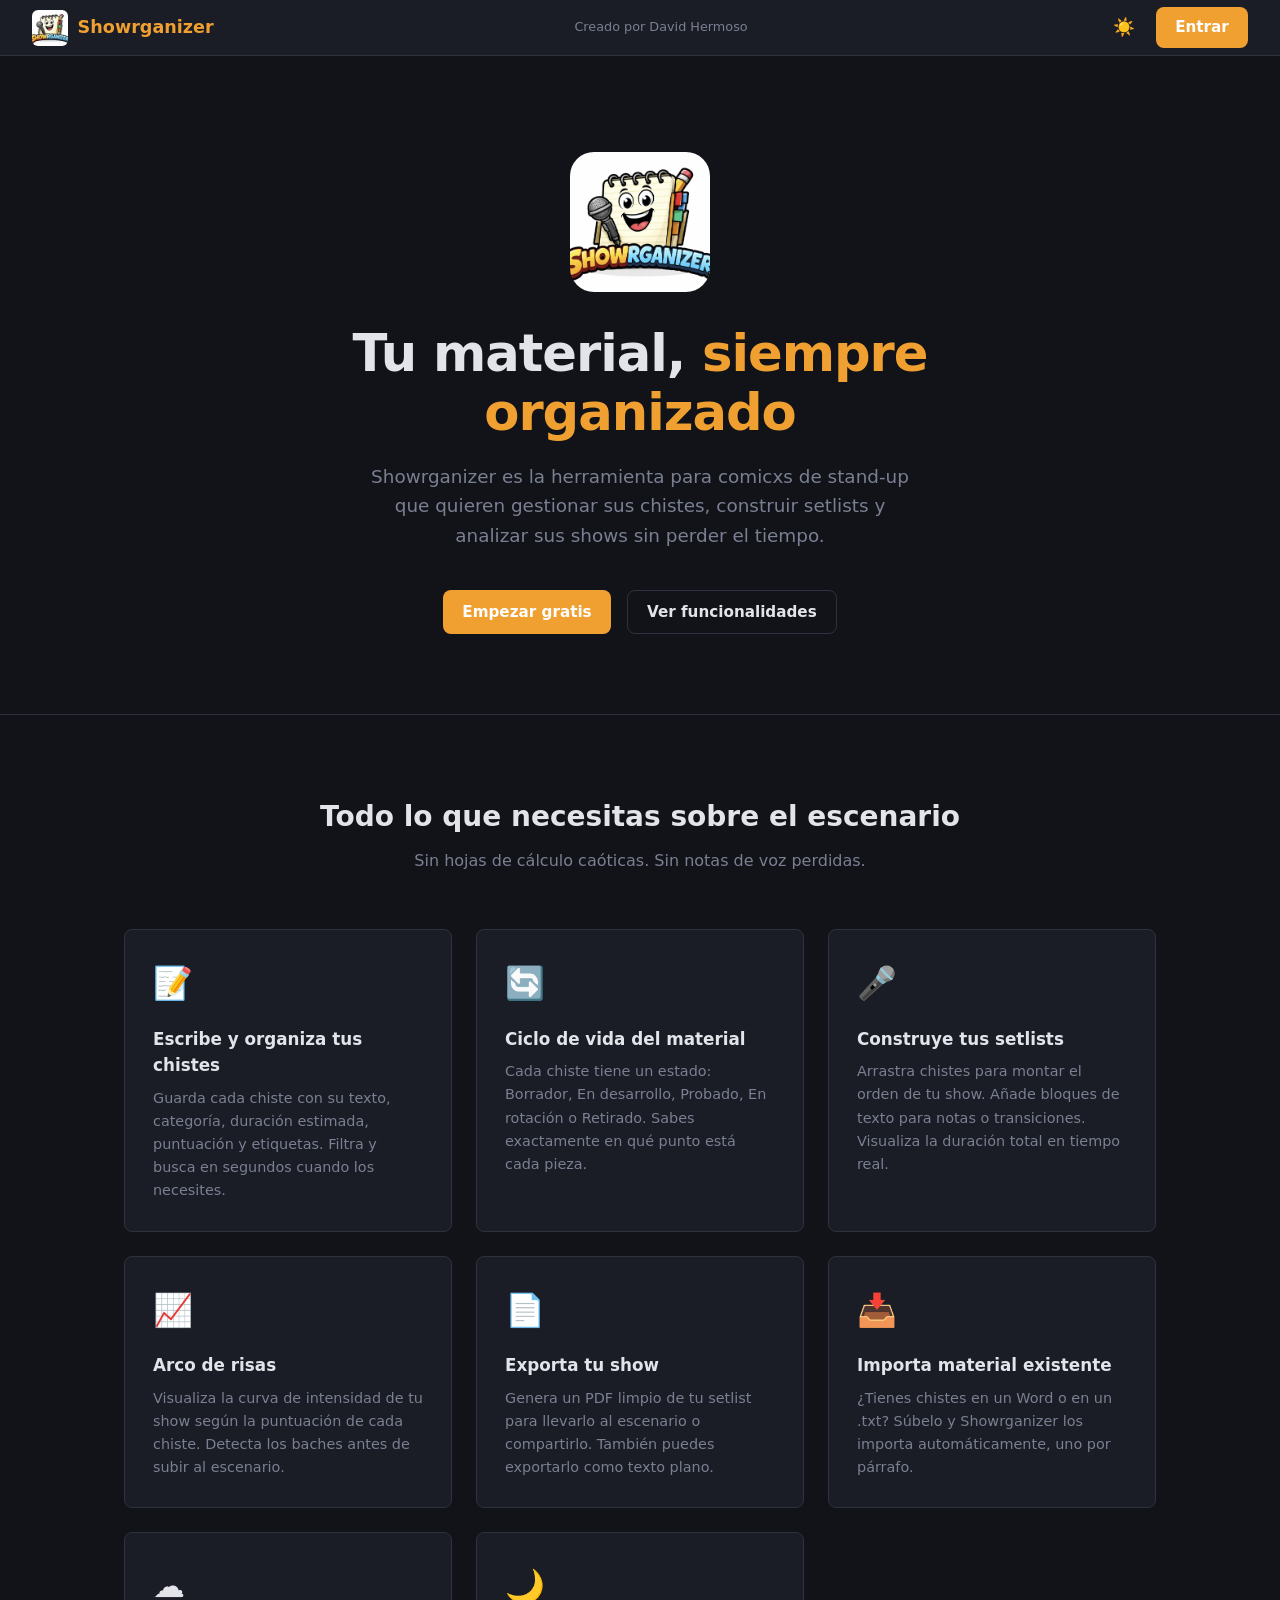
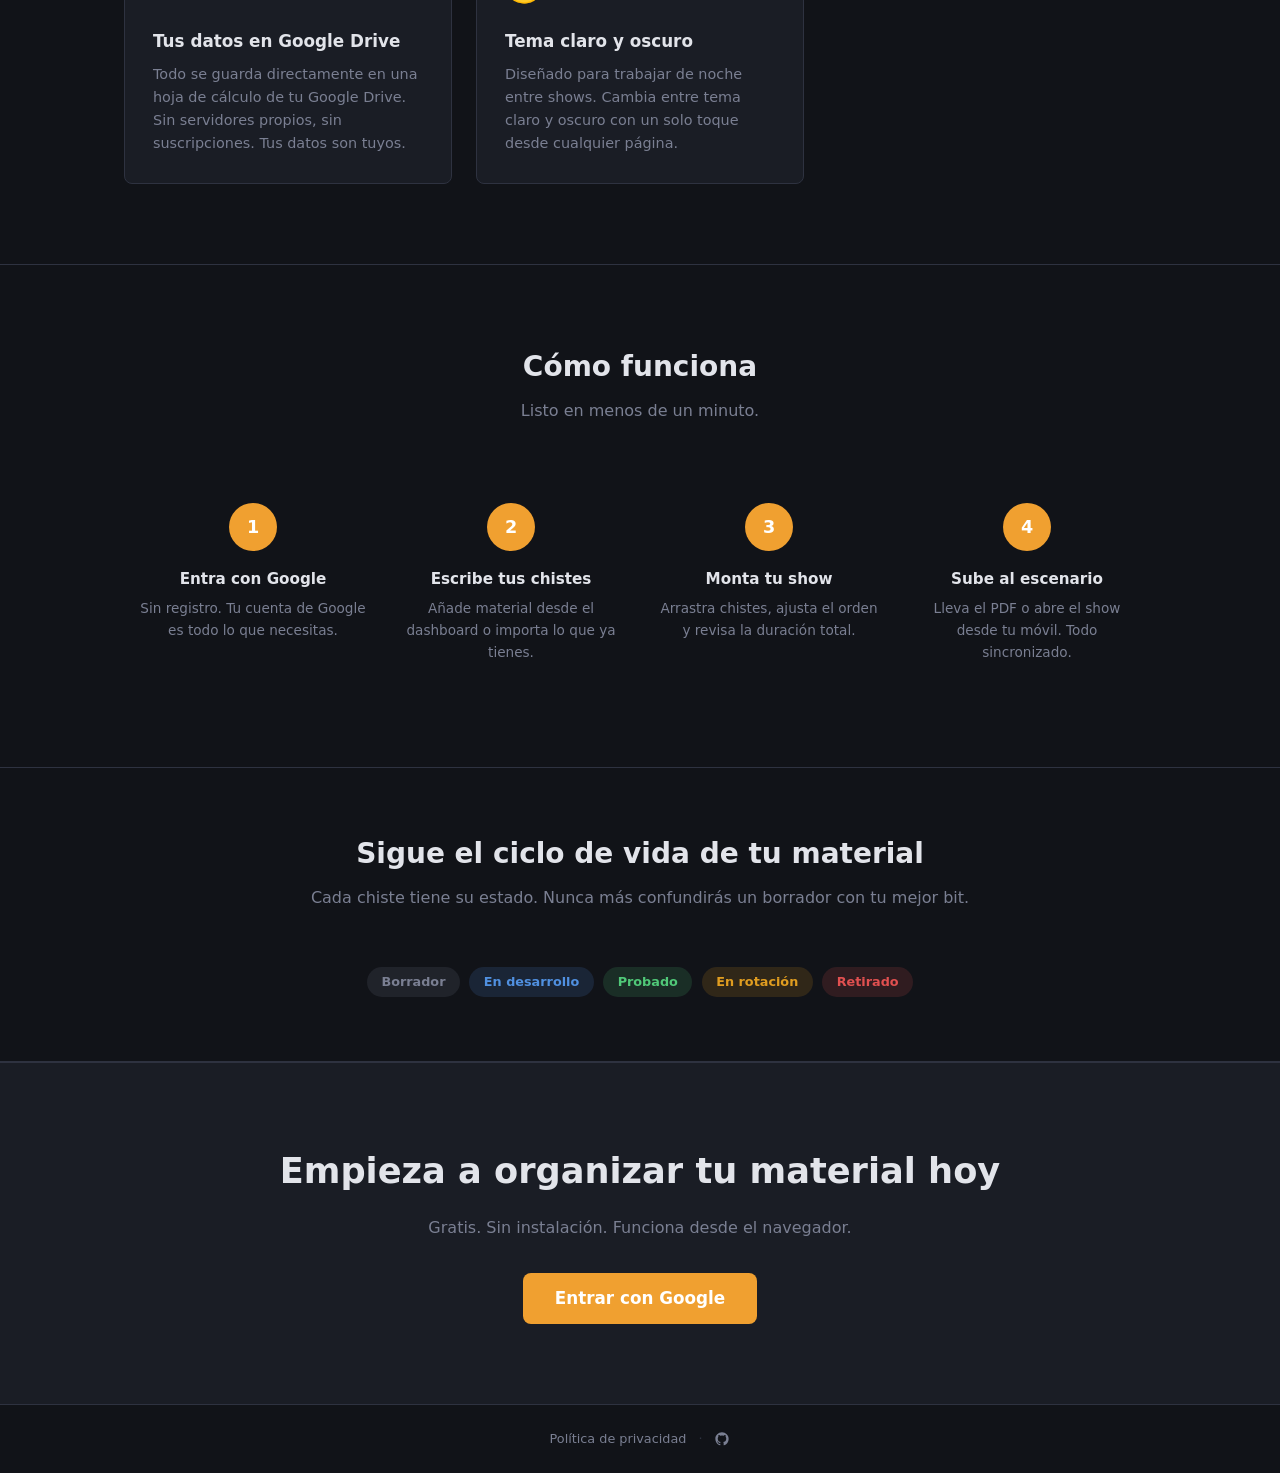
<file: index.html>
<!DOCTYPE html>
<html lang="es">
<head>
    <meta charset="UTF-8">
    <meta name="viewport" content="width=device-width, initial-scale=1.0">
    <title>Showrganizer · La herramienta para comicxs</title>
    <style>
        *, *::before, *::after { box-sizing: border-box; margin: 0; padding: 0; }

        :root {
            --bg:         #111318;
            --bg2:        #1a1d25;
            --bg3:        #222630;
            --border:     #2e3240;
            --text:       #e2e4ea;
            --text-muted: #7a7f92;
            --accent:     #f0a030;
            --radius:     8px;
            --font:       system-ui, -apple-system, 'Segoe UI', sans-serif;
        }

        html.light {
            --bg:         #f4f5f8;
            --bg2:        #ffffff;
            --bg3:        #eaecf2;
            --border:     #d0d4df;
            --text:       #1a1d26;
            --text-muted: #6b7280;
            --accent:     #c87010;
        }

        html { font-size: 16px; scroll-behavior: smooth; }
        body {
            font-family: var(--font);
            background: var(--bg);
            color: var(--text);
            line-height: 1.6;
        }

        a { color: var(--accent); text-decoration: none; }
        a:hover { text-decoration: underline; }

        /* ── Navbar ── */
        .nav {
            position: sticky;
            top: 0;
            z-index: 100;
            background: var(--bg2);
            border-bottom: 1px solid var(--border);
            display: flex;
            align-items: center;
            justify-content: space-between;
            padding: 0 2rem;
            height: 56px;
        }

        .nav-brand {
            display: flex;
            align-items: center;
            gap: 0.6rem;
            font-weight: 700;
            font-size: 1.1rem;
            color: var(--accent);
            text-decoration: none;
        }

        .nav-brand img {
            height: 36px;
            width: 36px;
            object-fit: cover;
            object-position: center 10%;
            border-radius: 6px;
        }

        .nav-by {
            font-size: 0.8rem;
            color: var(--text-muted);
            white-space: nowrap;
        }

        .nav-by a { color: var(--text-muted); }
        .nav-by a:hover { color: var(--accent); text-decoration: underline; }

        @media (max-width: 600px) {
            .nav-by { display: none; }
        }

        .nav-right {
            display: flex;
            align-items: center;
            gap: 1rem;
        }

        .btn-theme {
            background: none;
            border: none;
            font-size: 1.1rem;
            cursor: pointer;
            padding: 0.3rem;
            border-radius: 6px;
            line-height: 1;
            transition: background 0.15s;
        }
        .btn-theme:hover { background: var(--bg3); }

        .btn {
            display: inline-flex;
            align-items: center;
            gap: 0.4rem;
            padding: 0.55rem 1.2rem;
            border-radius: var(--radius);
            font-size: 0.95rem;
            font-weight: 600;
            cursor: pointer;
            transition: opacity 0.15s, box-shadow 0.15s;
            text-decoration: none;
            border: none;
        }
        .btn:hover { opacity: 0.88; text-decoration: none; }
        .btn-primary { background: var(--accent); color: #fff; }
        .btn-ghost {
            background: transparent;
            border: 1px solid var(--border);
            color: var(--text);
        }

        /* ── Hero ── */
        .hero {
            text-align: center;
            padding: 6rem 1.5rem 5rem;
            max-width: 760px;
            margin: 0 auto;
        }

        .hero-logo {
            width: 140px;
            height: 140px;
            object-fit: cover;
            object-position: center 10%;
            border-radius: 24px;
            margin: 0 auto 2rem;
            display: block;
        }

        .hero h1 {
            font-size: clamp(2rem, 5vw, 3.2rem);
            font-weight: 800;
            line-height: 1.15;
            margin-bottom: 1.25rem;
            letter-spacing: -0.02em;
        }

        .hero h1 span { color: var(--accent); }

        .hero p {
            font-size: 1.15rem;
            color: var(--text-muted);
            max-width: 560px;
            margin: 0 auto 2.5rem;
        }

        .hero-cta {
            display: flex;
            gap: 1rem;
            justify-content: center;
            flex-wrap: wrap;
        }

        /* ── Features ── */
        .section {
            max-width: 1080px;
            margin: 0 auto;
            padding: 5rem 1.5rem;
        }

        .section-title {
            text-align: center;
            font-size: 1.75rem;
            font-weight: 700;
            margin-bottom: 0.5rem;
        }

        .section-sub {
            text-align: center;
            color: var(--text-muted);
            margin-bottom: 3.5rem;
            font-size: 1rem;
        }

        .features-grid {
            display: grid;
            grid-template-columns: repeat(auto-fit, minmax(280px, 1fr));
            gap: 1.5rem;
        }

        .feature-card {
            background: var(--bg2);
            border: 1px solid var(--border);
            border-radius: var(--radius);
            padding: 1.75rem;
        }

        .feature-icon {
            font-size: 2rem;
            margin-bottom: 1rem;
            display: block;
        }

        .feature-card h3 {
            font-size: 1.05rem;
            font-weight: 700;
            margin-bottom: 0.5rem;
        }

        .feature-card p {
            font-size: 0.9rem;
            color: var(--text-muted);
            line-height: 1.6;
        }

        /* ── How it works ── */
        .steps {
            display: grid;
            grid-template-columns: repeat(auto-fit, minmax(200px, 1fr));
            gap: 0;
            position: relative;
        }

        .step {
            text-align: center;
            padding: 1.5rem 1rem;
            position: relative;
        }

        .step-number {
            display: inline-flex;
            align-items: center;
            justify-content: center;
            width: 48px;
            height: 48px;
            border-radius: 50%;
            background: var(--accent);
            color: #fff;
            font-weight: 800;
            font-size: 1.1rem;
            margin: 0 auto 1rem;
        }

        .step h3 {
            font-size: 0.95rem;
            font-weight: 700;
            margin-bottom: 0.4rem;
        }

        .step p {
            font-size: 0.85rem;
            color: var(--text-muted);
        }

        /* ── Status badges ── */
        .badges {
            display: flex;
            flex-wrap: wrap;
            gap: 0.6rem;
            justify-content: center;
            margin-top: 2rem;
        }

        .badge {
            padding: 0.3rem 0.9rem;
            border-radius: 100px;
            font-size: 0.8rem;
            font-weight: 600;
        }

        .badge-borrador   { background: rgba(122,127,146,0.15); color: #7a7f92; }
        .badge-desarrollo { background: rgba(80,144,224,0.15);  color: #5090e0; }
        .badge-probado    { background: rgba(80,200,120,0.15);  color: #50c878; }
        .badge-rotacion   { background: rgba(224,157,32,0.15);  color: #e09d20; }
        .badge-retirado   { background: rgba(224,80,80,0.15);   color: #e05050; }

        /* ── CTA final ── */
        .cta-section {
            background: var(--bg2);
            border-top: 1px solid var(--border);
            border-bottom: 1px solid var(--border);
            text-align: center;
            padding: 5rem 1.5rem;
        }

        .cta-section h2 {
            font-size: clamp(1.5rem, 4vw, 2.2rem);
            font-weight: 800;
            margin-bottom: 1rem;
        }

        .cta-section p {
            color: var(--text-muted);
            margin-bottom: 2rem;
            font-size: 1rem;
        }

        /* ── Footer ── */
        .footer {
            display: flex;
            align-items: center;
            justify-content: center;
            gap: 0.75rem;
            padding: 1.5rem;
            font-size: 0.8rem;
            color: var(--text-muted);
        }

        .footer-sep { color: var(--border); }

        .footer-github {
            display: flex;
            align-items: center;
            color: var(--text-muted);
        }
        .footer-github:hover { color: var(--text); }

        /* ── Divider ── */
        .divider {
            border: none;
            border-top: 1px solid var(--border);
        }

        /* ── Responsive ── */
        @media (max-width: 600px) {
            .nav { padding: 0 1rem; }
            .hero { padding: 4rem 1rem 3rem; }
            .hero-logo { width: 100px; height: 100px; border-radius: 18px; }
            .section { padding: 3.5rem 1rem; }
        }
    </style>
    <link rel="manifest" href="/manifest.json">
    <meta name="theme-color" content="#1a1d25">
    <link rel="apple-touch-icon" href="/assets/logo-192.png">
    <script>(function(){ var t = localStorage.getItem('theme'); if (t === 'light') document.documentElement.classList.add('light'); }());</script>
    <script>if ('serviceWorker' in navigator) navigator.serviceWorker.register('/sw.js');</script>
</head>
<body>

<nav class="nav">
    <a href="/" class="nav-brand">
        <img src="assets/logo.webp" alt="Showrganizer">
        Showrganizer
    </a>
    <span class="nav-by">Creado por <a href="https://www.instagram.com/jdavidhermoso" target="_blank" rel="noopener noreferrer">David Hermoso</a></span>
    <div class="nav-right">
        <button class="btn-theme" id="theme-btn" aria-label="Cambiar tema">☀️</button>
        <a href="/login.php" class="btn btn-primary">Entrar</a>
    </div>
</nav>

<!-- Hero -->
<section class="hero">
    <img src="assets/logo.webp" alt="Showrganizer" class="hero-logo">
    <h1>Tu material, <span>siempre organizado</span></h1>
    <p>Showrganizer es la herramienta para comicxs de stand-up que quieren gestionar sus chistes, construir setlists y analizar sus shows sin perder el tiempo.</p>
    <div class="hero-cta">
        <a href="/login.php" class="btn btn-primary">Empezar gratis</a>
        <a href="#features" class="btn btn-ghost">Ver funcionalidades</a>
    </div>
</section>

<hr class="divider">

<!-- Features -->
<section class="section" id="features">
    <h2 class="section-title">Todo lo que necesitas sobre el escenario</h2>
    <p class="section-sub">Sin hojas de cálculo caóticas. Sin notas de voz perdidas.</p>

    <div class="features-grid">
        <div class="feature-card">
            <span class="feature-icon">📝</span>
            <h3>Escribe y organiza tus chistes</h3>
            <p>Guarda cada chiste con su texto, categoría, duración estimada, puntuación y etiquetas. Filtra y busca en segundos cuando los necesites.</p>
        </div>
        <div class="feature-card">
            <span class="feature-icon">🔄</span>
            <h3>Ciclo de vida del material</h3>
            <p>Cada chiste tiene un estado: Borrador, En desarrollo, Probado, En rotación o Retirado. Sabes exactamente en qué punto está cada pieza.</p>
        </div>
        <div class="feature-card">
            <span class="feature-icon">🎤</span>
            <h3>Construye tus setlists</h3>
            <p>Arrastra chistes para montar el orden de tu show. Añade bloques de texto para notas o transiciones. Visualiza la duración total en tiempo real.</p>
        </div>
        <div class="feature-card">
            <span class="feature-icon">📈</span>
            <h3>Arco de risas</h3>
            <p>Visualiza la curva de intensidad de tu show según la puntuación de cada chiste. Detecta los baches antes de subir al escenario.</p>
        </div>
        <div class="feature-card">
            <span class="feature-icon">📄</span>
            <h3>Exporta tu show</h3>
            <p>Genera un PDF limpio de tu setlist para llevarlo al escenario o compartirlo. También puedes exportarlo como texto plano.</p>
        </div>
        <div class="feature-card">
            <span class="feature-icon">📥</span>
            <h3>Importa material existente</h3>
            <p>¿Tienes chistes en un Word o en un .txt? Súbelo y Showrganizer los importa automáticamente, uno por párrafo.</p>
        </div>
        <div class="feature-card">
            <span class="feature-icon">☁️</span>
            <h3>Tus datos en Google Drive</h3>
            <p>Todo se guarda directamente en una hoja de cálculo de tu Google Drive. Sin servidores propios, sin suscripciones. Tus datos son tuyos.</p>
        </div>
        <div class="feature-card">
            <span class="feature-icon">🌙</span>
            <h3>Tema claro y oscuro</h3>
            <p>Diseñado para trabajar de noche entre shows. Cambia entre tema claro y oscuro con un solo toque desde cualquier página.</p>
        </div>
    </div>
</section>

<hr class="divider">

<!-- How it works -->
<section class="section">
    <h2 class="section-title">Cómo funciona</h2>
    <p class="section-sub">Listo en menos de un minuto.</p>

    <div class="steps">
        <div class="step">
            <div class="step-number">1</div>
            <h3>Entra con Google</h3>
            <p>Sin registro. Tu cuenta de Google es todo lo que necesitas.</p>
        </div>
        <div class="step">
            <div class="step-number">2</div>
            <h3>Escribe tus chistes</h3>
            <p>Añade material desde el dashboard o importa lo que ya tienes.</p>
        </div>
        <div class="step">
            <div class="step-number">3</div>
            <h3>Monta tu show</h3>
            <p>Arrastra chistes, ajusta el orden y revisa la duración total.</p>
        </div>
        <div class="step">
            <div class="step-number">4</div>
            <h3>Sube al escenario</h3>
            <p>Lleva el PDF o abre el show desde tu móvil. Todo sincronizado.</p>
        </div>
    </div>
</section>

<hr class="divider">

<!-- Status section -->
<section class="section" style="padding-top: 4rem; padding-bottom: 4rem;">
    <h2 class="section-title">Sigue el ciclo de vida de tu material</h2>
    <p class="section-sub">Cada chiste tiene su estado. Nunca más confundirás un borrador con tu mejor bit.</p>

    <div class="badges">
        <span class="badge badge-borrador">Borrador</span>
        <span class="badge badge-desarrollo">En desarrollo</span>
        <span class="badge badge-probado">Probado</span>
        <span class="badge badge-rotacion">En rotación</span>
        <span class="badge badge-retirado">Retirado</span>
    </div>
</section>

<hr class="divider">

<!-- CTA final -->
<section class="cta-section">
    <h2>Empieza a organizar tu material hoy</h2>
    <p>Gratis. Sin instalación. Funciona desde el navegador.</p>
    <a href="/login.php" class="btn btn-primary" style="font-size: 1.05rem; padding: 0.75rem 2rem;">
        Entrar con Google
    </a>
</section>

<!-- Footer -->
<footer class="footer">
    <a href="/privacy.html" style="color: var(--text-muted);">Política de privacidad</a>
    <span class="footer-sep">·</span>
    <a href="https://github.com/jdavidhermoso/showrganizer" target="_blank" rel="noopener noreferrer" class="footer-github" aria-label="GitHub">
        <svg width="16" height="16" viewBox="0 0 24 24" fill="currentColor">
            <path d="M12 2C6.477 2 2 6.477 2 12c0 4.418 2.865 8.166 6.839 9.489.5.092.682-.217.682-.482 0-.237-.009-.868-.013-1.703-2.782.604-3.369-1.342-3.369-1.342-.454-1.154-1.11-1.462-1.11-1.462-.908-.62.069-.608.069-.608 1.003.07 1.531 1.03 1.531 1.03.892 1.529 2.341 1.087 2.91.832.092-.647.35-1.088.636-1.338-2.22-.253-4.555-1.11-4.555-4.943 0-1.091.39-1.984 1.029-2.683-.103-.253-.446-1.27.098-2.647 0 0 .84-.269 2.75 1.025A9.578 9.578 0 0 1 12 6.836a9.59 9.59 0 0 1 2.504.337c1.909-1.294 2.747-1.025 2.747-1.025.546 1.377.203 2.394.1 2.647.64.699 1.028 1.592 1.028 2.683 0 3.842-2.339 4.687-4.566 4.935.359.309.678.919.678 1.852 0 1.336-.012 2.415-.012 2.743 0 .267.18.579.688.481C19.138 20.163 22 16.418 22 12c0-5.523-4.477-10-10-10z"/>
        </svg>
    </a>
</footer>

<script>
(function(){
    var btn = document.getElementById('theme-btn');
    function update(){
        btn.textContent = document.documentElement.classList.contains('light') ? '🌙' : '☀️';
    }
    update();
    btn.addEventListener('click', function(){
        var isLight = document.documentElement.classList.toggle('light');
        localStorage.setItem('theme', isLight ? 'light' : 'dark');
        update();
    });
}());
</script>

</body>
</html>
</file>
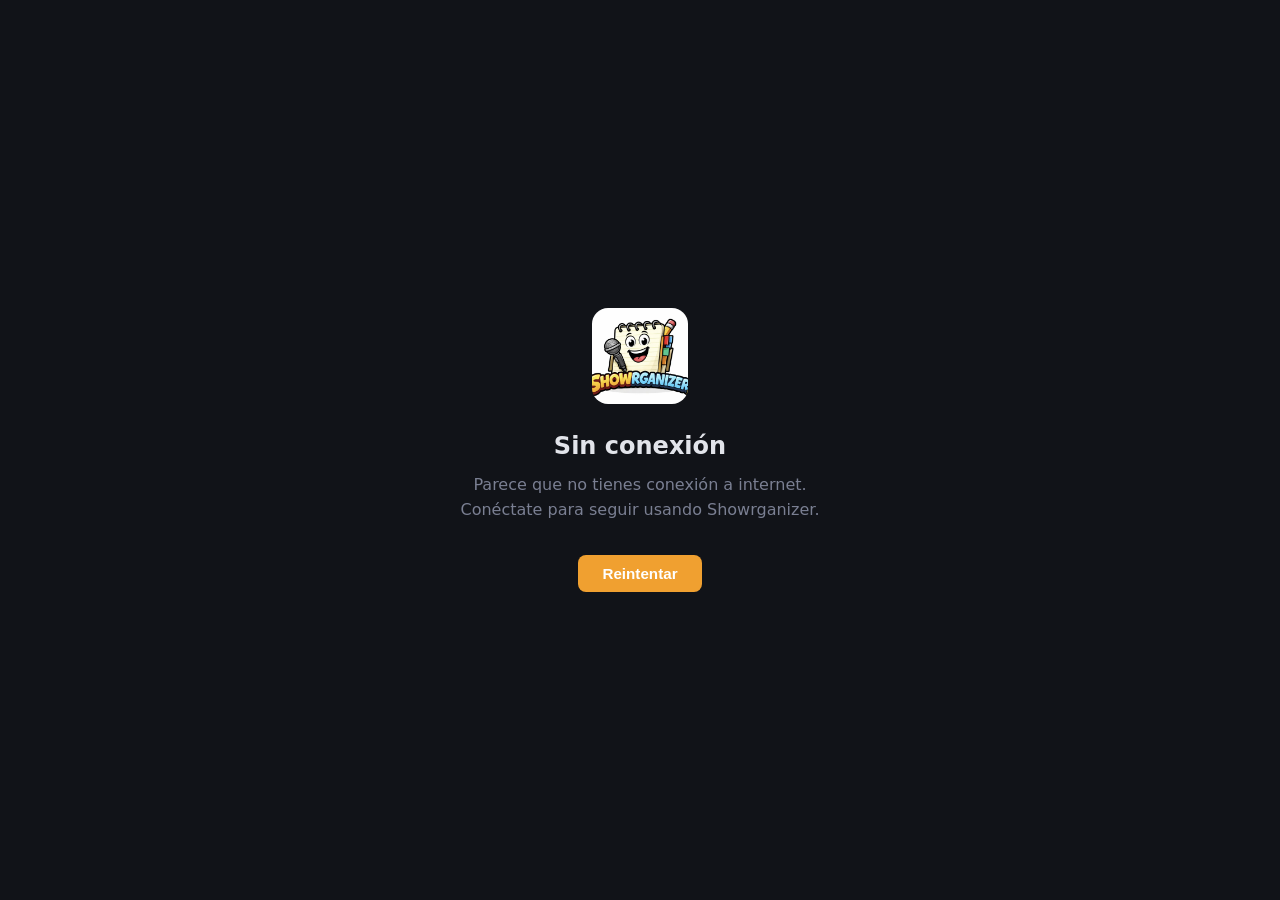
<file: offline.html>
<!DOCTYPE html>
<html lang="es">
<head>
    <meta charset="UTF-8">
    <meta name="viewport" content="width=device-width, initial-scale=1.0">
    <title>Sin conexión · Showrganizer</title>
    <style>
        *, *::before, *::after { box-sizing: border-box; margin: 0; padding: 0; }
        :root {
            --bg: #111318;
            --bg2: #1a1d25;
            --border: #2e3240;
            --text: #e2e4ea;
            --text-muted: #7a7f92;
            --accent: #f0a030;
            --font: system-ui, -apple-system, 'Segoe UI', sans-serif;
        }
        html.light {
            --bg: #f4f5f8; --bg2: #ffffff; --border: #d0d4df;
            --text: #1a1d26; --text-muted: #6b7280; --accent: #c87010;
        }
        body {
            font-family: var(--font);
            background: var(--bg);
            color: var(--text);
            min-height: 100vh;
            display: flex;
            align-items: center;
            justify-content: center;
            text-align: center;
            padding: 2rem;
        }
        .box { max-width: 400px; }
        img { width: 96px; height: 96px; object-fit: cover; object-position: center 10%; border-radius: 16px; margin-bottom: 1.5rem; }
        h1 { font-size: 1.5rem; font-weight: 700; margin-bottom: 0.75rem; }
        p { color: var(--text-muted); margin-bottom: 2rem; line-height: 1.6; }
        button {
            background: var(--accent);
            color: #fff;
            border: none;
            padding: 0.65rem 1.5rem;
            border-radius: 8px;
            font-size: 0.95rem;
            font-weight: 600;
            cursor: pointer;
        }
        button:hover { opacity: 0.88; }
    </style>
    <script>(function(){ var t = localStorage.getItem('theme'); if (t === 'light') document.documentElement.classList.add('light'); }());</script>
</head>
<body>
    <div class="box">
        <img src="/assets/logo.webp" alt="Showrganizer">
        <h1>Sin conexión</h1>
        <p>Parece que no tienes conexión a internet. Conéctate para seguir usando Showrganizer.</p>
        <button onclick="window.location.reload()">Reintentar</button>
    </div>
</body>
</html>
</file>
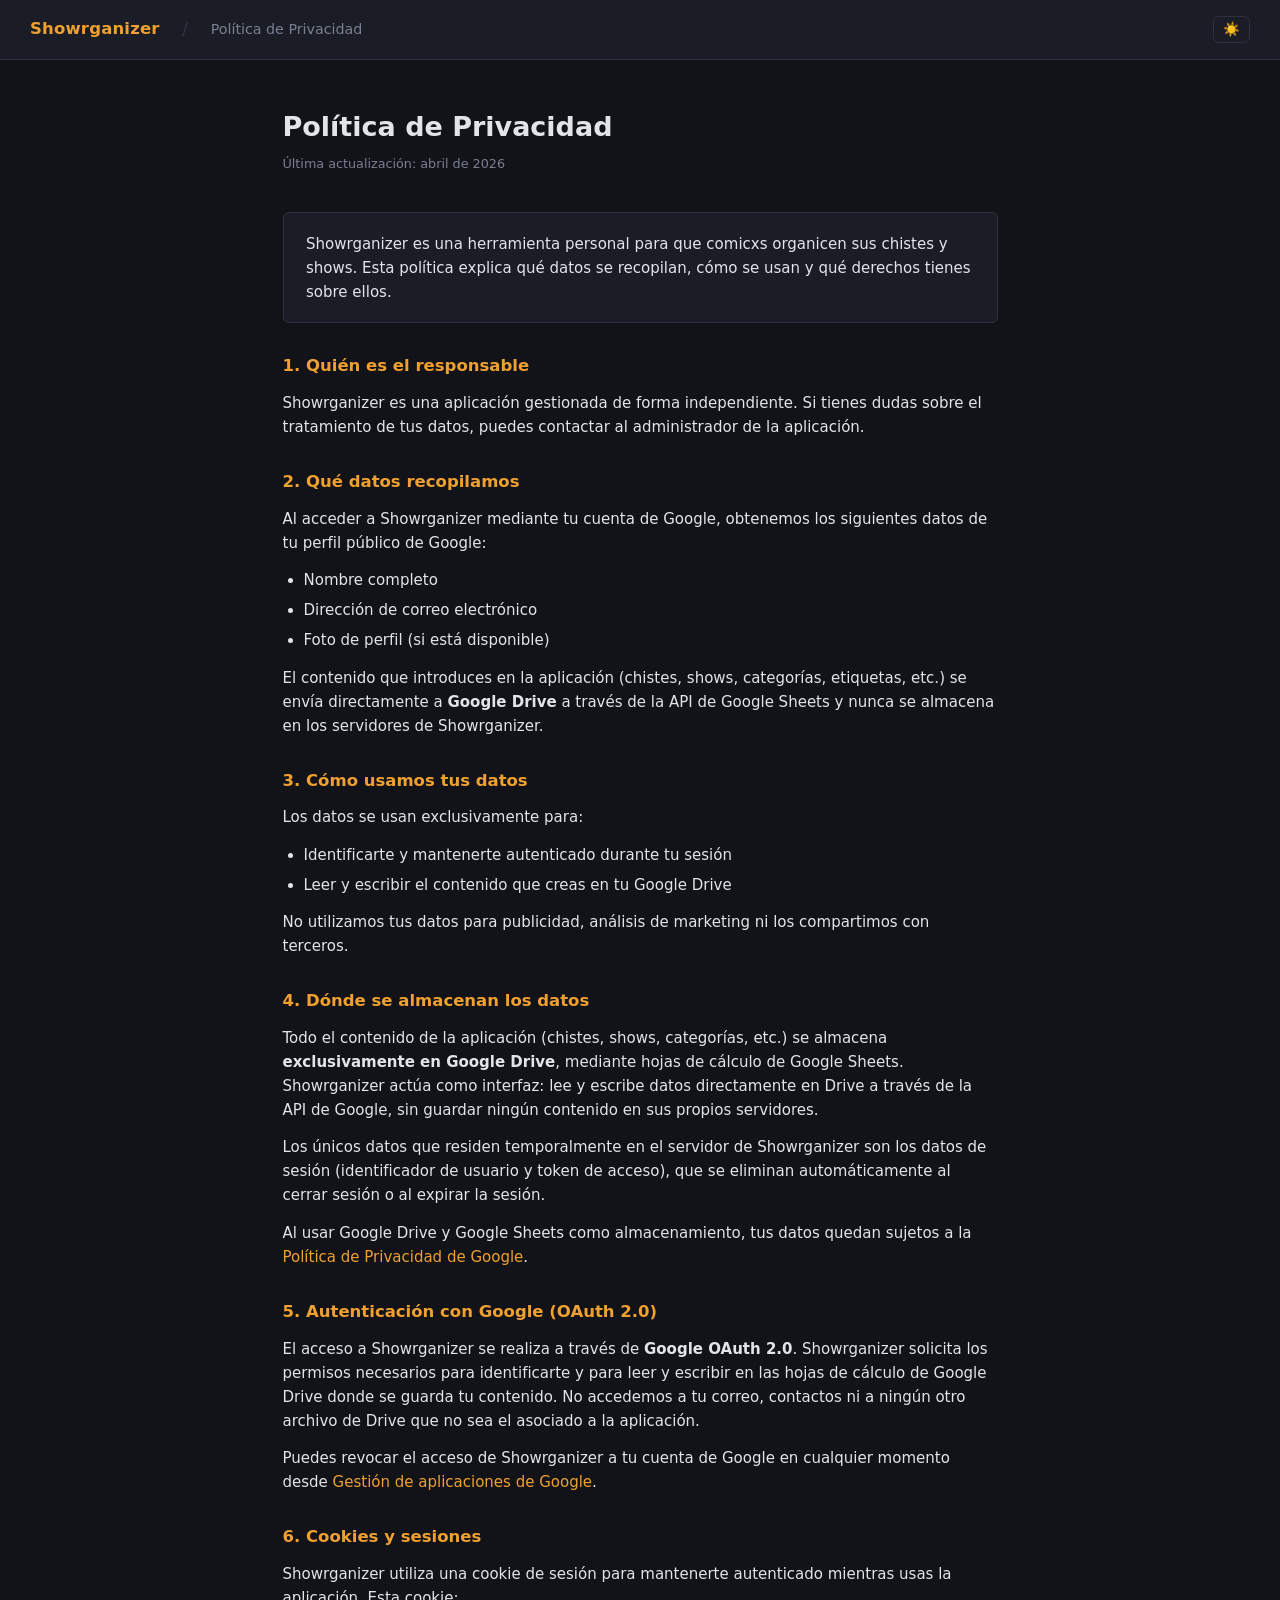
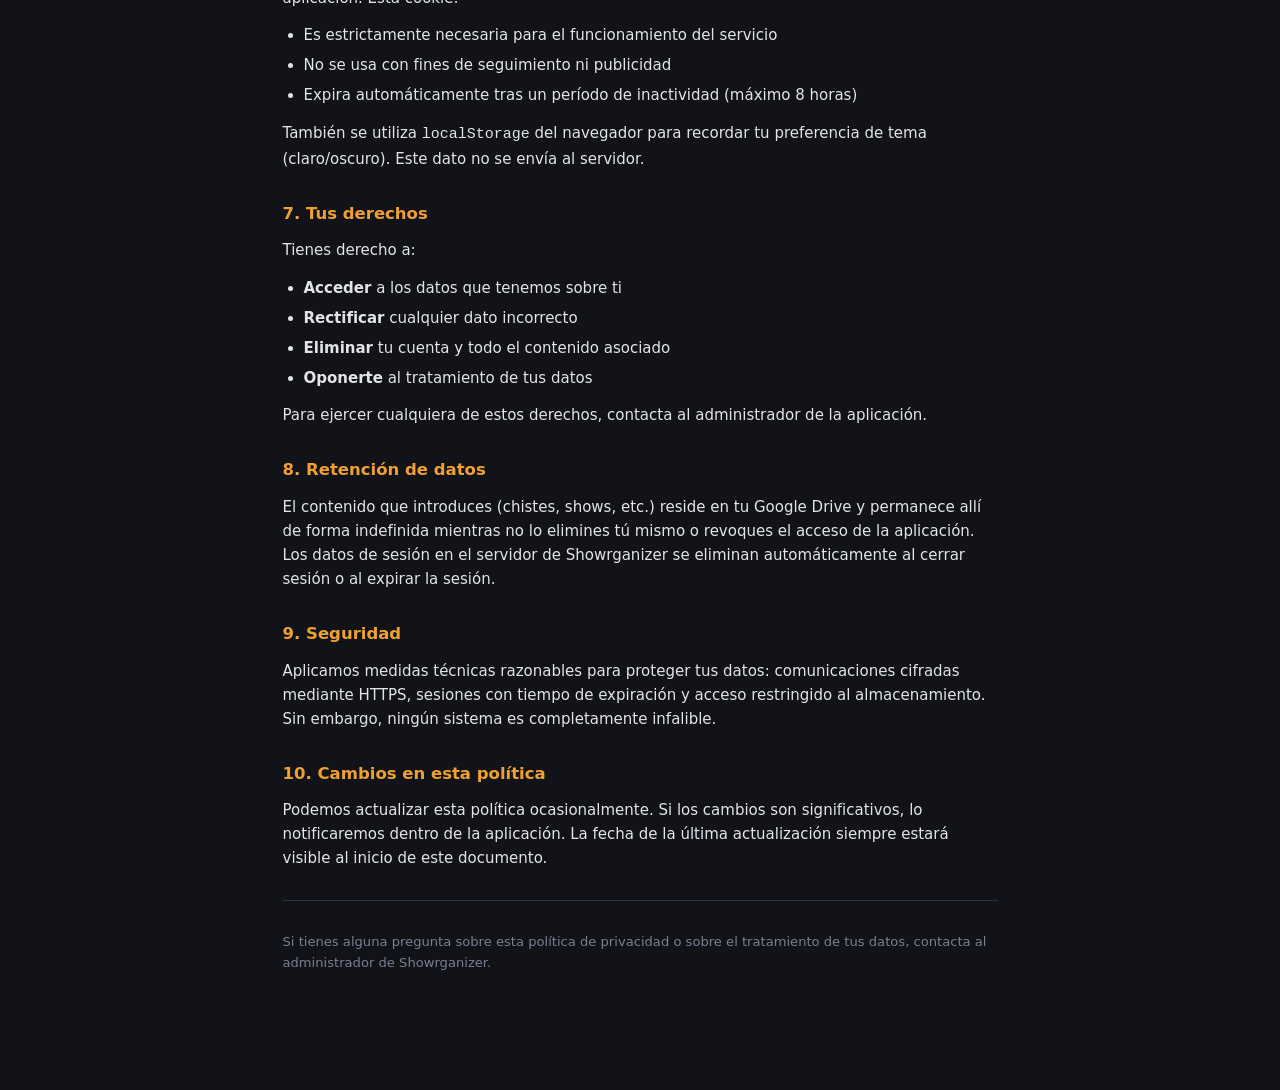
<file: privacy.html>
<!DOCTYPE html>
<html lang="es">
<head>
    <meta charset="UTF-8">
    <meta name="viewport" content="width=device-width, initial-scale=1.0">
    <title>Política de Privacidad · Showrganizer</title>
    <style>
        *, *::before, *::after { box-sizing: border-box; margin: 0; padding: 0; }

        :root {
            --bg:         #111318;
            --bg2:        #1a1d25;
            --bg3:        #222630;
            --border:     #2e3240;
            --text:       #e2e4ea;
            --text-muted: #7a7f92;
            --accent:     #f0a030;
            --radius: 6px;
            --font: system-ui, -apple-system, 'Segoe UI', sans-serif;
        }

        html.light {
            --bg:         #f4f5f8;
            --bg2:        #ffffff;
            --bg3:        #eaecf2;
            --border:     #d0d4df;
            --text:       #1a1d26;
            --text-muted: #6b7280;
            --accent:     #c87010;
        }

        html { font-size: 15px; }
        body {
            font-family: var(--font);
            background: var(--bg);
            color: var(--text);
            line-height: 1.6;
            min-height: 100vh;
        }

        .page-header {
            background: var(--bg2);
            border-bottom: 1px solid var(--border);
            padding: 1rem 2rem;
            display: flex;
            align-items: center;
            gap: 1.5rem;
        }

        .brand {
            font-size: 1.1rem;
            font-weight: 700;
            color: var(--accent);
            text-decoration: none;
            letter-spacing: 0.01em;
        }

        .brand:hover { opacity: 0.85; }

        .page-header-sep {
            color: var(--border);
            font-size: 1.2rem;
        }

        .page-header-title {
            font-size: 0.95rem;
            color: var(--text-muted);
        }

        .content {
            max-width: 760px;
            margin: 3rem auto;
            padding: 0 1.5rem 4rem;
        }

        h1 {
            font-size: 1.8rem;
            font-weight: 700;
            margin-bottom: 0.4rem;
            color: var(--text);
        }

        .last-updated {
            font-size: 0.85rem;
            color: var(--text-muted);
            margin-bottom: 2.5rem;
        }

        h2 {
            font-size: 1.1rem;
            font-weight: 600;
            color: var(--accent);
            margin: 2rem 0 0.75rem;
        }

        p {
            margin-bottom: 0.9rem;
            color: var(--text);
        }

        ul {
            margin: 0.5rem 0 0.9rem 1.4rem;
        }

        ul li {
            margin-bottom: 0.4rem;
        }

        a {
            color: var(--accent);
            text-decoration: none;
        }

        a:hover {
            text-decoration: underline;
        }

        .card {
            background: var(--bg2);
            border: 1px solid var(--border);
            border-radius: var(--radius);
            padding: 1.25rem 1.5rem;
            margin: 2rem 0;
        }

        .card p:last-child { margin-bottom: 0; }

        hr {
            border: none;
            border-top: 1px solid var(--border);
            margin: 2rem 0;
        }

        .theme-toggle {
            margin-left: auto;
            background: none;
            border: 1px solid var(--border);
            border-radius: var(--radius);
            color: var(--text);
            padding: 0.3rem 0.6rem;
            cursor: pointer;
            font-size: 0.9rem;
        }
    </style>
    <script>
        (function(){
            var t = localStorage.getItem('theme');
            if (t === 'light') document.documentElement.classList.add('light');
        }());
    </script>
</head>
<body>

<header class="page-header">
    <a href="/" class="brand">Showrganizer</a>
    <span class="page-header-sep">/</span>
    <span class="page-header-title">Política de Privacidad</span>
    <button class="theme-toggle" id="theme-toggle" aria-label="Cambiar tema">☀️</button>
</header>

<div class="content">
    <h1>Política de Privacidad</h1>
    <p class="last-updated">Última actualización: abril de 2026</p>

    <div class="card">
        <p>Showrganizer es una herramienta personal para que comicxs organicen sus chistes y shows. Esta política explica qué datos se recopilan, cómo se usan y qué derechos tienes sobre ellos.</p>
    </div>

    <h2>1. Quién es el responsable</h2>
    <p>Showrganizer es una aplicación gestionada de forma independiente. Si tienes dudas sobre el tratamiento de tus datos, puedes contactar al administrador de la aplicación.</p>

    <h2>2. Qué datos recopilamos</h2>
    <p>Al acceder a Showrganizer mediante tu cuenta de Google, obtenemos los siguientes datos de tu perfil público de Google:</p>
    <ul>
        <li>Nombre completo</li>
        <li>Dirección de correo electrónico</li>
        <li>Foto de perfil (si está disponible)</li>
    </ul>
    <p>El contenido que introduces en la aplicación (chistes, shows, categorías, etiquetas, etc.) se envía directamente a <strong>Google Drive</strong> a través de la API de Google Sheets y nunca se almacena en los servidores de Showrganizer.</p>

    <h2>3. Cómo usamos tus datos</h2>
    <p>Los datos se usan exclusivamente para:</p>
    <ul>
        <li>Identificarte y mantenerte autenticado durante tu sesión</li>
        <li>Leer y escribir el contenido que creas en tu Google Drive</li>
    </ul>
    <p>No utilizamos tus datos para publicidad, análisis de marketing ni los compartimos con terceros.</p>

    <h2>4. Dónde se almacenan los datos</h2>
    <p>Todo el contenido de la aplicación (chistes, shows, categorías, etc.) se almacena <strong>exclusivamente en Google Drive</strong>, mediante hojas de cálculo de Google Sheets. Showrganizer actúa como interfaz: lee y escribe datos directamente en Drive a través de la API de Google, sin guardar ningún contenido en sus propios servidores.</p>
    <p>Los únicos datos que residen temporalmente en el servidor de Showrganizer son los datos de sesión (identificador de usuario y token de acceso), que se eliminan automáticamente al cerrar sesión o al expirar la sesión.</p>
    <p>Al usar Google Drive y Google Sheets como almacenamiento, tus datos quedan sujetos a la <a href="https://policies.google.com/privacy" target="_blank" rel="noopener noreferrer">Política de Privacidad de Google</a>.</p>

    <h2>5. Autenticación con Google (OAuth 2.0)</h2>
    <p>El acceso a Showrganizer se realiza a través de <strong>Google OAuth 2.0</strong>. Showrganizer solicita los permisos necesarios para identificarte y para leer y escribir en las hojas de cálculo de Google Drive donde se guarda tu contenido. No accedemos a tu correo, contactos ni a ningún otro archivo de Drive que no sea el asociado a la aplicación.</p>
    <p>Puedes revocar el acceso de Showrganizer a tu cuenta de Google en cualquier momento desde <a href="https://myaccount.google.com/permissions" target="_blank" rel="noopener noreferrer">Gestión de aplicaciones de Google</a>.</p>

    <h2>6. Cookies y sesiones</h2>
    <p>Showrganizer utiliza una cookie de sesión para mantenerte autenticado mientras usas la aplicación. Esta cookie:</p>
    <ul>
        <li>Es estrictamente necesaria para el funcionamiento del servicio</li>
        <li>No se usa con fines de seguimiento ni publicidad</li>
        <li>Expira automáticamente tras un período de inactividad (máximo 8 horas)</li>
    </ul>
    <p>También se utiliza <code>localStorage</code> del navegador para recordar tu preferencia de tema (claro/oscuro). Este dato no se envía al servidor.</p>

    <h2>7. Tus derechos</h2>
    <p>Tienes derecho a:</p>
    <ul>
        <li><strong>Acceder</strong> a los datos que tenemos sobre ti</li>
        <li><strong>Rectificar</strong> cualquier dato incorrecto</li>
        <li><strong>Eliminar</strong> tu cuenta y todo el contenido asociado</li>
        <li><strong>Oponerte</strong> al tratamiento de tus datos</li>
    </ul>
    <p>Para ejercer cualquiera de estos derechos, contacta al administrador de la aplicación.</p>

    <h2>8. Retención de datos</h2>
    <p>El contenido que introduces (chistes, shows, etc.) reside en tu Google Drive y permanece allí de forma indefinida mientras no lo elimines tú mismo o revoques el acceso de la aplicación. Los datos de sesión en el servidor de Showrganizer se eliminan automáticamente al cerrar sesión o al expirar la sesión.</p>

    <h2>9. Seguridad</h2>
    <p>Aplicamos medidas técnicas razonables para proteger tus datos: comunicaciones cifradas mediante HTTPS, sesiones con tiempo de expiración y acceso restringido al almacenamiento. Sin embargo, ningún sistema es completamente infalible.</p>

    <h2>10. Cambios en esta política</h2>
    <p>Podemos actualizar esta política ocasionalmente. Si los cambios son significativos, lo notificaremos dentro de la aplicación. La fecha de la última actualización siempre estará visible al inicio de este documento.</p>

    <hr>

    <p style="color: var(--text-muted); font-size: 0.875rem;">Si tienes alguna pregunta sobre esta política de privacidad o sobre el tratamiento de tus datos, contacta al administrador de Showrganizer.</p>
</div>

<script>
    (function(){
        var btn = document.getElementById('theme-toggle');
        function update(){
            var light = document.documentElement.classList.contains('light');
            btn.textContent = light ? '🌙' : '☀️';
        }
        update();
        btn.addEventListener('click', function(){
            var isLight = document.documentElement.classList.toggle('light');
            localStorage.setItem('theme', isLight ? 'light' : 'dark');
            update();
        });
    }());
</script>

</body>
</html>
</file>
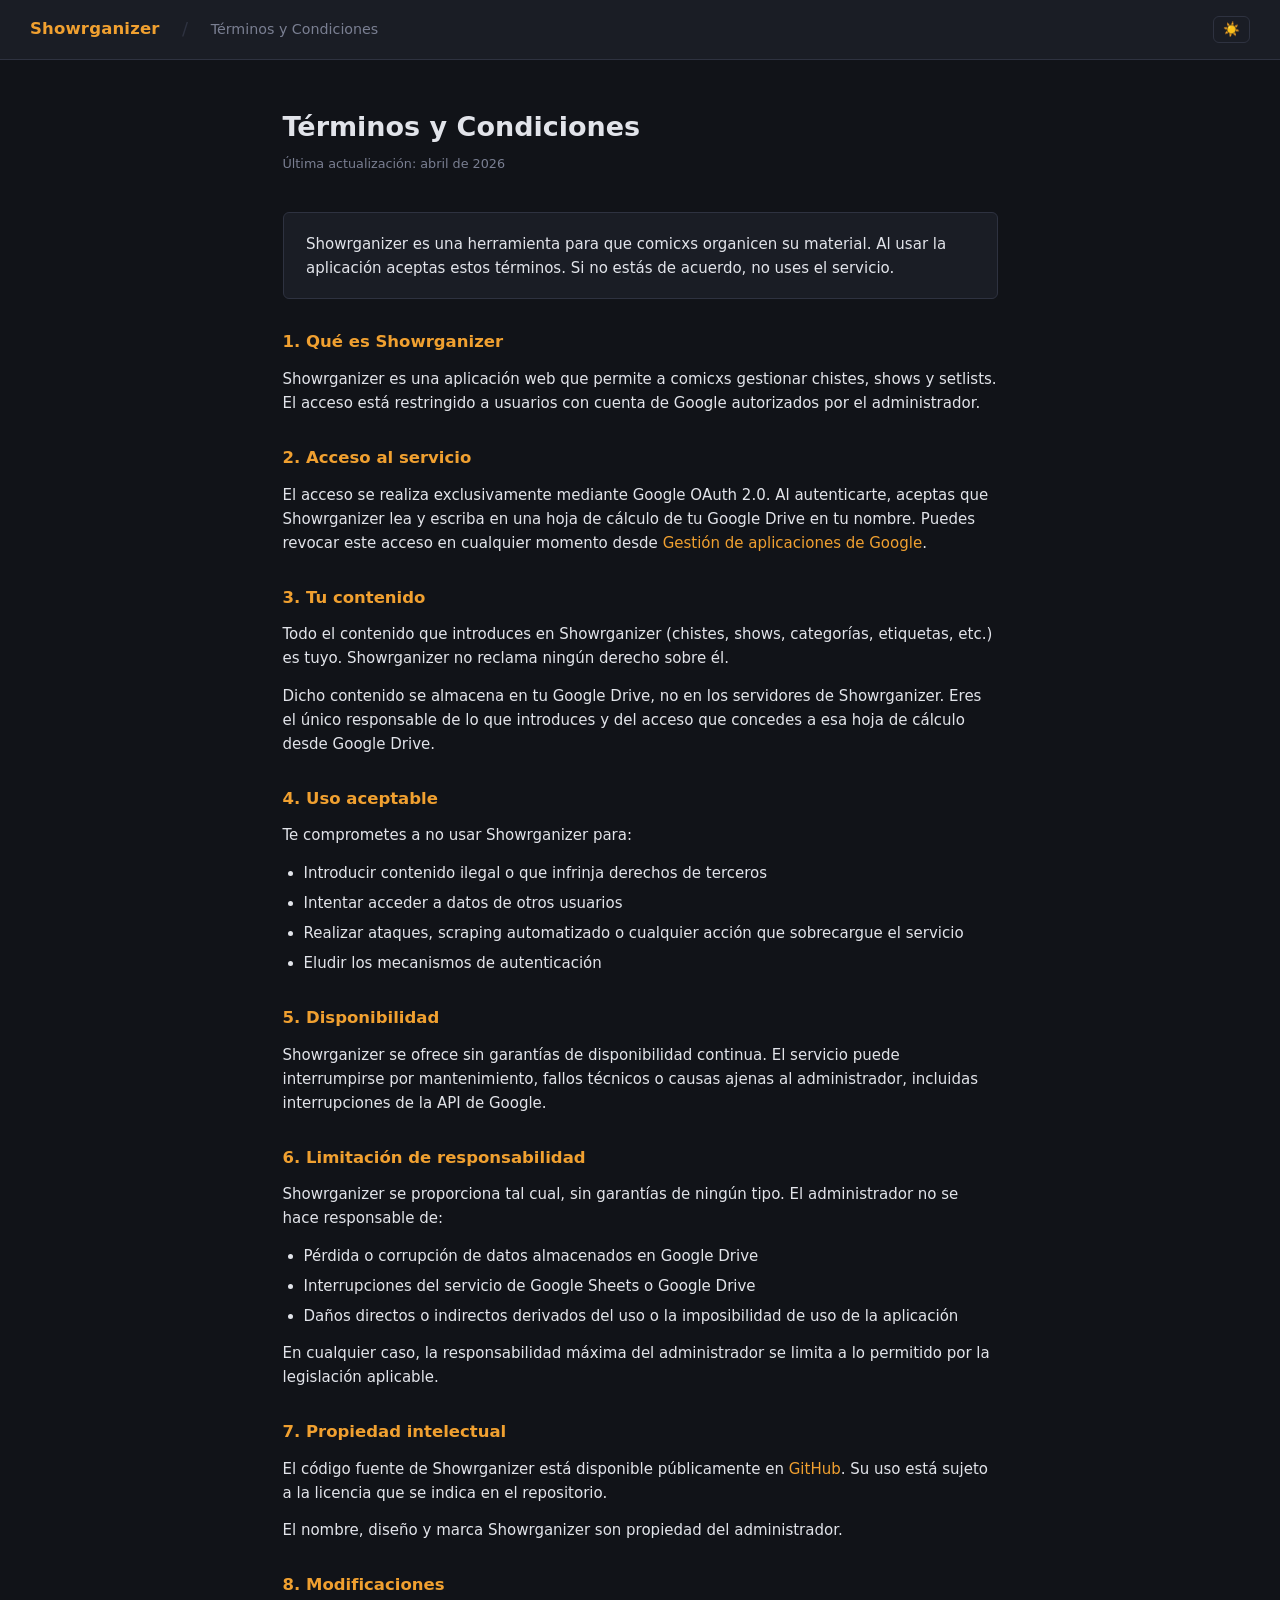
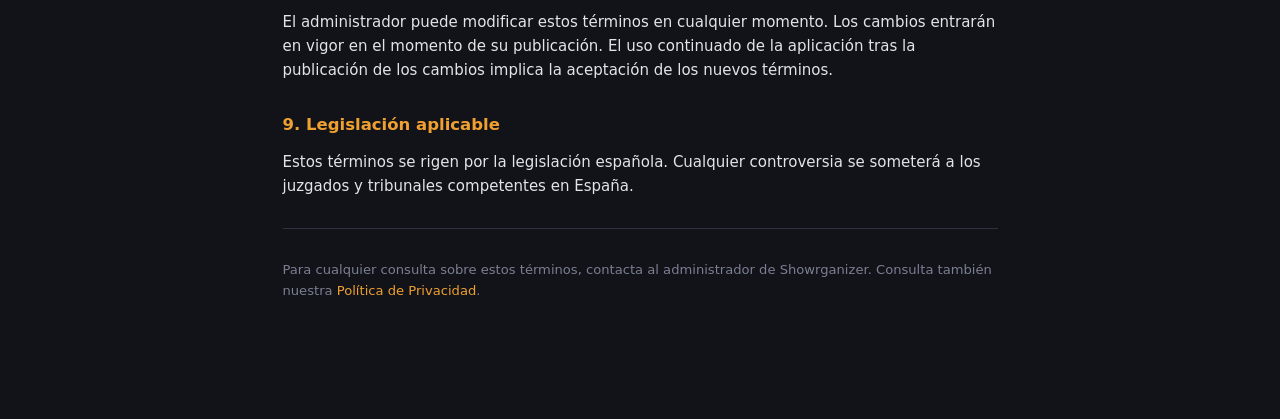
<file: terms.html>
<!DOCTYPE html>
<html lang="es">
<head>
    <meta charset="UTF-8">
    <meta name="viewport" content="width=device-width, initial-scale=1.0">
    <title>Términos y Condiciones · Showrganizer</title>
    <style>
        *, *::before, *::after { box-sizing: border-box; margin: 0; padding: 0; }

        :root {
            --bg:         #111318;
            --bg2:        #1a1d25;
            --bg3:        #222630;
            --border:     #2e3240;
            --text:       #e2e4ea;
            --text-muted: #7a7f92;
            --accent:     #f0a030;
            --radius: 6px;
            --font: system-ui, -apple-system, 'Segoe UI', sans-serif;
        }

        html.light {
            --bg:         #f4f5f8;
            --bg2:        #ffffff;
            --bg3:        #eaecf2;
            --border:     #d0d4df;
            --text:       #1a1d26;
            --text-muted: #6b7280;
            --accent:     #c87010;
        }

        html { font-size: 15px; }
        body {
            font-family: var(--font);
            background: var(--bg);
            color: var(--text);
            line-height: 1.6;
            min-height: 100vh;
        }

        .page-header {
            background: var(--bg2);
            border-bottom: 1px solid var(--border);
            padding: 1rem 2rem;
            display: flex;
            align-items: center;
            gap: 1.5rem;
        }

        .brand {
            font-size: 1.1rem;
            font-weight: 700;
            color: var(--accent);
            text-decoration: none;
            letter-spacing: 0.01em;
        }

        .brand:hover { opacity: 0.85; }

        .page-header-sep {
            color: var(--border);
            font-size: 1.2rem;
        }

        .page-header-title {
            font-size: 0.95rem;
            color: var(--text-muted);
        }

        .content {
            max-width: 760px;
            margin: 3rem auto;
            padding: 0 1.5rem 4rem;
        }

        h1 {
            font-size: 1.8rem;
            font-weight: 700;
            margin-bottom: 0.4rem;
            color: var(--text);
        }

        .last-updated {
            font-size: 0.85rem;
            color: var(--text-muted);
            margin-bottom: 2.5rem;
        }

        h2 {
            font-size: 1.1rem;
            font-weight: 600;
            color: var(--accent);
            margin: 2rem 0 0.75rem;
        }

        p {
            margin-bottom: 0.9rem;
            color: var(--text);
        }

        ul {
            margin: 0.5rem 0 0.9rem 1.4rem;
        }

        ul li {
            margin-bottom: 0.4rem;
        }

        a {
            color: var(--accent);
            text-decoration: none;
        }

        a:hover {
            text-decoration: underline;
        }

        .card {
            background: var(--bg2);
            border: 1px solid var(--border);
            border-radius: var(--radius);
            padding: 1.25rem 1.5rem;
            margin: 2rem 0;
        }

        .card p:last-child { margin-bottom: 0; }

        hr {
            border: none;
            border-top: 1px solid var(--border);
            margin: 2rem 0;
        }

        .theme-toggle {
            margin-left: auto;
            background: none;
            border: 1px solid var(--border);
            border-radius: var(--radius);
            color: var(--text);
            padding: 0.3rem 0.6rem;
            cursor: pointer;
            font-size: 0.9rem;
        }
    </style>
    <script>
        (function(){
            var t = localStorage.getItem('theme');
            if (t === 'light') document.documentElement.classList.add('light');
        }());
    </script>
</head>
<body>

<header class="page-header">
    <a href="/" class="brand">Showrganizer</a>
    <span class="page-header-sep">/</span>
    <span class="page-header-title">Términos y Condiciones</span>
    <button class="theme-toggle" id="theme-toggle" aria-label="Cambiar tema">☀️</button>
</header>

<div class="content">
    <h1>Términos y Condiciones</h1>
    <p class="last-updated">Última actualización: abril de 2026</p>

    <div class="card">
        <p>Showrganizer es una herramienta para que comicxs organicen su material. Al usar la aplicación aceptas estos términos. Si no estás de acuerdo, no uses el servicio.</p>
    </div>

    <h2>1. Qué es Showrganizer</h2>
    <p>Showrganizer es una aplicación web que permite a comicxs gestionar chistes, shows y setlists. El acceso está restringido a usuarios con cuenta de Google autorizados por el administrador.</p>

    <h2>2. Acceso al servicio</h2>
    <p>El acceso se realiza exclusivamente mediante Google OAuth 2.0. Al autenticarte, aceptas que Showrganizer lea y escriba en una hoja de cálculo de tu Google Drive en tu nombre. Puedes revocar este acceso en cualquier momento desde <a href="https://myaccount.google.com/permissions" target="_blank" rel="noopener noreferrer">Gestión de aplicaciones de Google</a>.</p>

    <h2>3. Tu contenido</h2>
    <p>Todo el contenido que introduces en Showrganizer (chistes, shows, categorías, etiquetas, etc.) es tuyo. Showrganizer no reclama ningún derecho sobre él.</p>
    <p>Dicho contenido se almacena en tu Google Drive, no en los servidores de Showrganizer. Eres el único responsable de lo que introduces y del acceso que concedes a esa hoja de cálculo desde Google Drive.</p>

    <h2>4. Uso aceptable</h2>
    <p>Te comprometes a no usar Showrganizer para:</p>
    <ul>
        <li>Introducir contenido ilegal o que infrinja derechos de terceros</li>
        <li>Intentar acceder a datos de otros usuarios</li>
        <li>Realizar ataques, scraping automatizado o cualquier acción que sobrecargue el servicio</li>
        <li>Eludir los mecanismos de autenticación</li>
    </ul>

    <h2>5. Disponibilidad</h2>
    <p>Showrganizer se ofrece sin garantías de disponibilidad continua. El servicio puede interrumpirse por mantenimiento, fallos técnicos o causas ajenas al administrador, incluidas interrupciones de la API de Google.</p>

    <h2>6. Limitación de responsabilidad</h2>
    <p>Showrganizer se proporciona tal cual, sin garantías de ningún tipo. El administrador no se hace responsable de:</p>
    <ul>
        <li>Pérdida o corrupción de datos almacenados en Google Drive</li>
        <li>Interrupciones del servicio de Google Sheets o Google Drive</li>
        <li>Daños directos o indirectos derivados del uso o la imposibilidad de uso de la aplicación</li>
    </ul>
    <p>En cualquier caso, la responsabilidad máxima del administrador se limita a lo permitido por la legislación aplicable.</p>

    <h2>7. Propiedad intelectual</h2>
    <p>El código fuente de Showrganizer está disponible públicamente en <a href="https://github.com/jdavidhermoso/showrganizer" target="_blank" rel="noopener noreferrer">GitHub</a>. Su uso está sujeto a la licencia que se indica en el repositorio.</p>
    <p>El nombre, diseño y marca Showrganizer son propiedad del administrador.</p>

    <h2>8. Modificaciones</h2>
    <p>El administrador puede modificar estos términos en cualquier momento. Los cambios entrarán en vigor en el momento de su publicación. El uso continuado de la aplicación tras la publicación de los cambios implica la aceptación de los nuevos términos.</p>

    <h2>9. Legislación aplicable</h2>
    <p>Estos términos se rigen por la legislación española. Cualquier controversia se someterá a los juzgados y tribunales competentes en España.</p>

    <hr>

    <p style="color: var(--text-muted); font-size: 0.875rem;">
        Para cualquier consulta sobre estos términos, contacta al administrador de Showrganizer.
        Consulta también nuestra <a href="/privacy.html">Política de Privacidad</a>.
    </p>
</div>

<script>
    (function(){
        var btn = document.getElementById('theme-toggle');
        function update(){
            var light = document.documentElement.classList.contains('light');
            btn.textContent = light ? '🌙' : '☀️';
        }
        update();
        btn.addEventListener('click', function(){
            var isLight = document.documentElement.classList.toggle('light');
            localStorage.setItem('theme', isLight ? 'light' : 'dark');
            update();
        });
    }());
</script>

</body>
</html>
</file>
